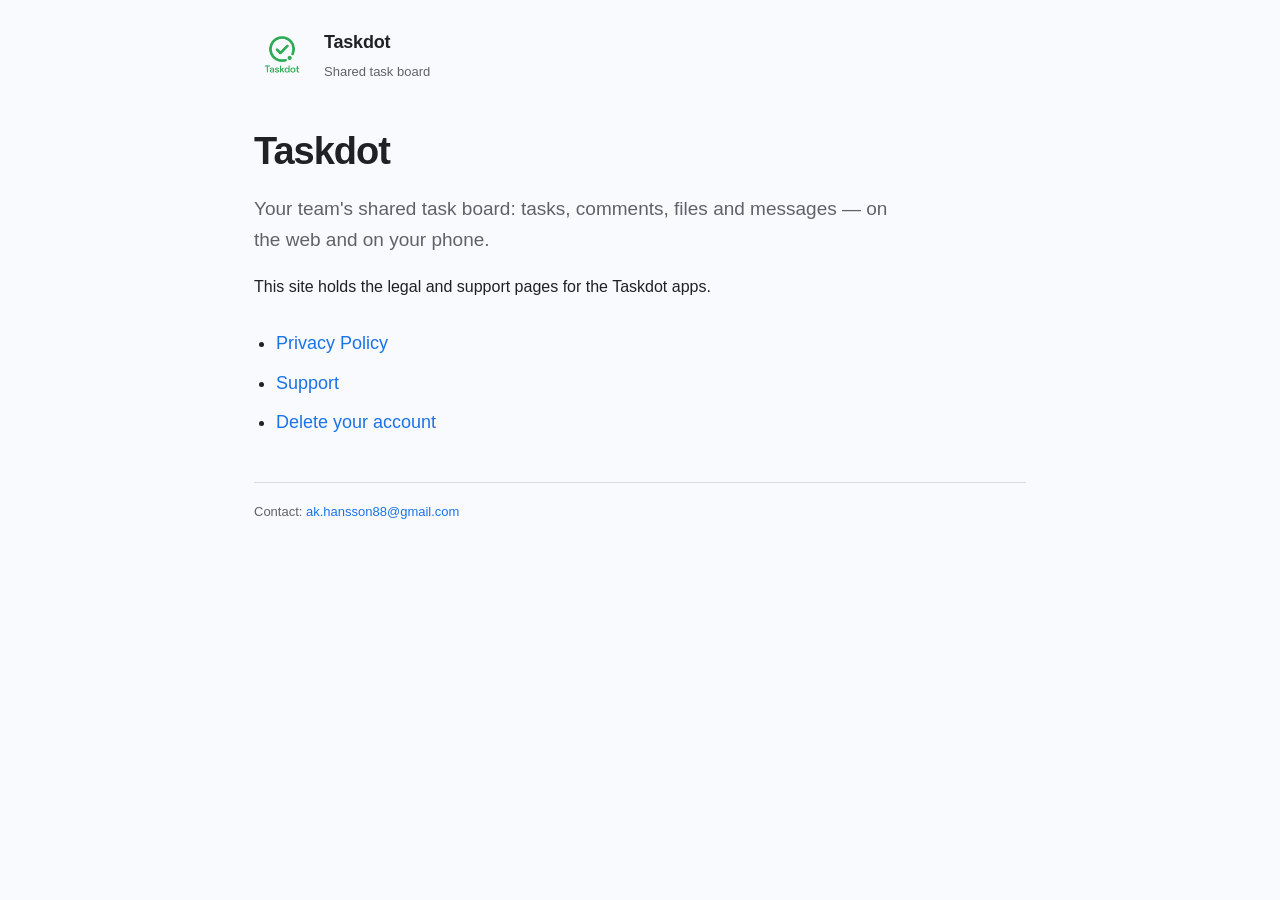
<file: index.html>
<!doctype html>
<html lang="en">
<head>
<meta charset="utf-8">
<meta name="viewport" content="width=device-width, initial-scale=1">
<title>Taskdot — Shared task board</title>
<link rel="stylesheet" href="styles.css">
</head>
<body>
<header>
  <img src="logo.png" alt="Taskdot" width="56" height="56">
  <div><strong>Taskdot</strong><span>Shared task board</span></div>
</header>
<main>
<h1>Taskdot</h1>
<p class="lead">Your team's shared task board: tasks, comments, files and messages — on the web and on your phone.</p>
<p>This site holds the legal and support pages for the Taskdot apps.</p>
<ul class="links">
<li><a href="privacy.html">Privacy Policy</a></li>
<li><a href="support.html">Support</a></li>
<li><a href="delete-account.html">Delete your account</a></li>
</ul>
<p class="footer">Contact: <a href="mailto:ak.hansson88@gmail.com">ak.hansson88@gmail.com</a></p>
</main>
</body>
</html>
</file>
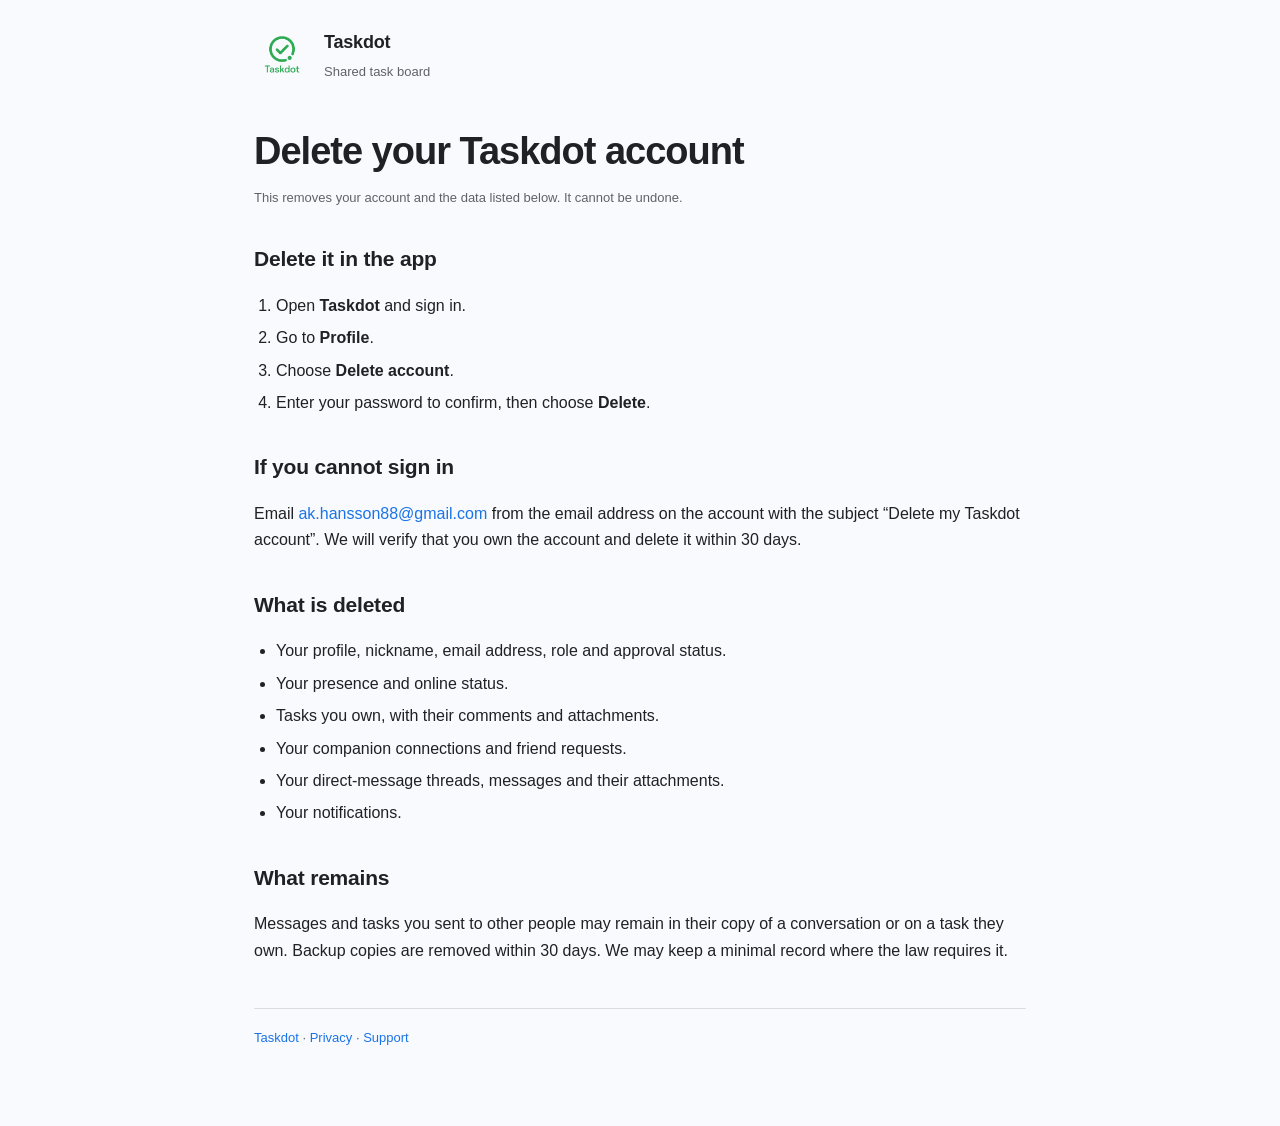
<file: delete-account.html>
<!doctype html>
<html lang="en">
<head>
<meta charset="utf-8">
<meta name="viewport" content="width=device-width, initial-scale=1">
<title>Taskdot — Delete your account</title>
<link rel="stylesheet" href="styles.css">
</head>
<body>
<header>
  <img src="logo.png" alt="Taskdot" width="56" height="56">
  <div><strong>Taskdot</strong><span>Shared task board</span></div>
</header>
<main>
<h1>Delete your Taskdot account</h1>
<p class="meta">This removes your account and the data listed below. It cannot be undone.</p>

<h2>Delete it in the app</h2>
<ol>
<li>Open <strong>Taskdot</strong> and sign in.</li>
<li>Go to <strong>Profile</strong>.</li>
<li>Choose <strong>Delete account</strong>.</li>
<li>Enter your password to confirm, then choose <strong>Delete</strong>.</li>
</ol>

<h2>If you cannot sign in</h2>
<p>Email <a href="mailto:ak.hansson88@gmail.com?subject=Delete%20my%20Taskdot%20account">ak.hansson88@gmail.com</a> from the email address on the account with the subject “Delete my Taskdot account”. We will verify that you own the account and delete it within 30 days.</p>

<h2>What is deleted</h2>
<ul>
<li>Your profile, nickname, email address, role and approval status.</li>
<li>Your presence and online status.</li>
<li>Tasks you own, with their comments and attachments.</li>
<li>Your companion connections and friend requests.</li>
<li>Your direct-message threads, messages and their attachments.</li>
<li>Your notifications.</li>
</ul>

<h2>What remains</h2>
<p>Messages and tasks you sent to other people may remain in their copy of a conversation or on a task they own. Backup copies are removed within 30 days. We may keep a minimal record where the law requires it.</p>

<p class="footer"><a href="index.html">Taskdot</a> · <a href="privacy.html">Privacy</a> · <a href="support.html">Support</a></p>
</main>
</body>
</html>
</file>
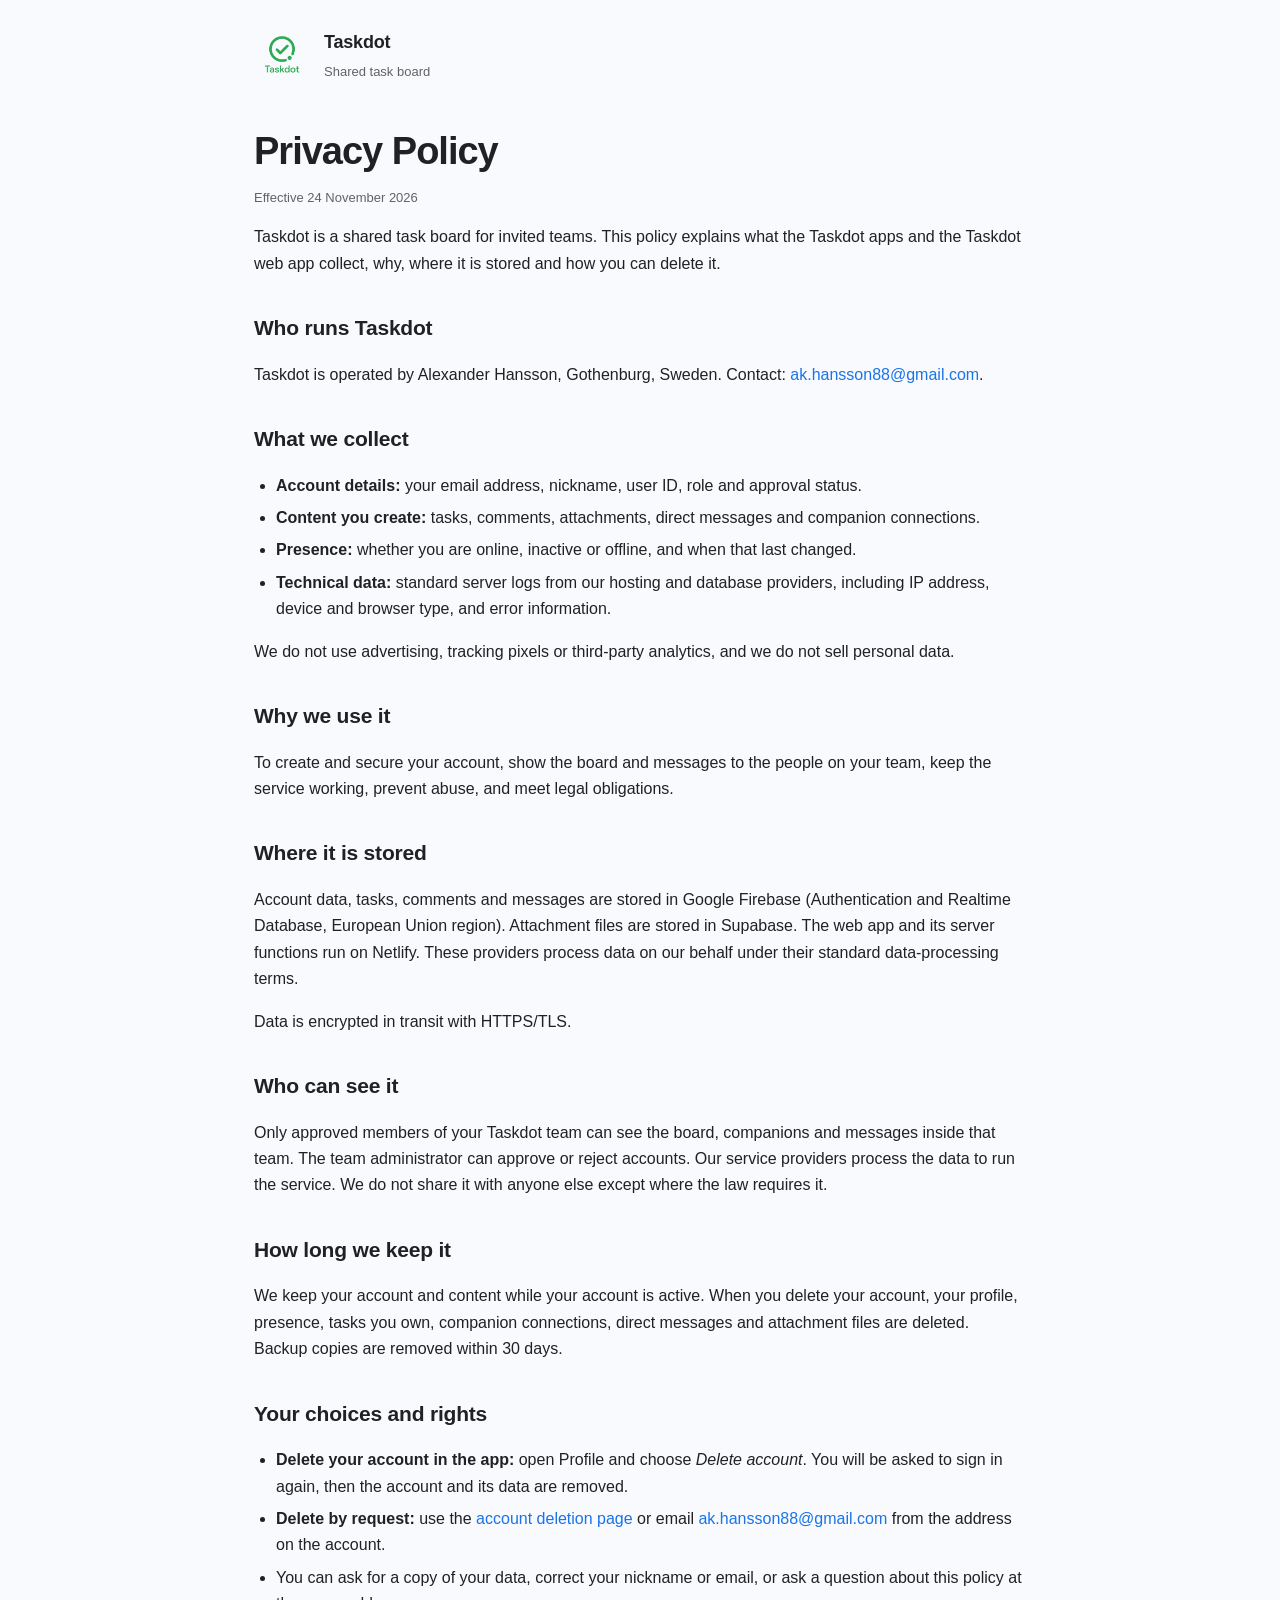
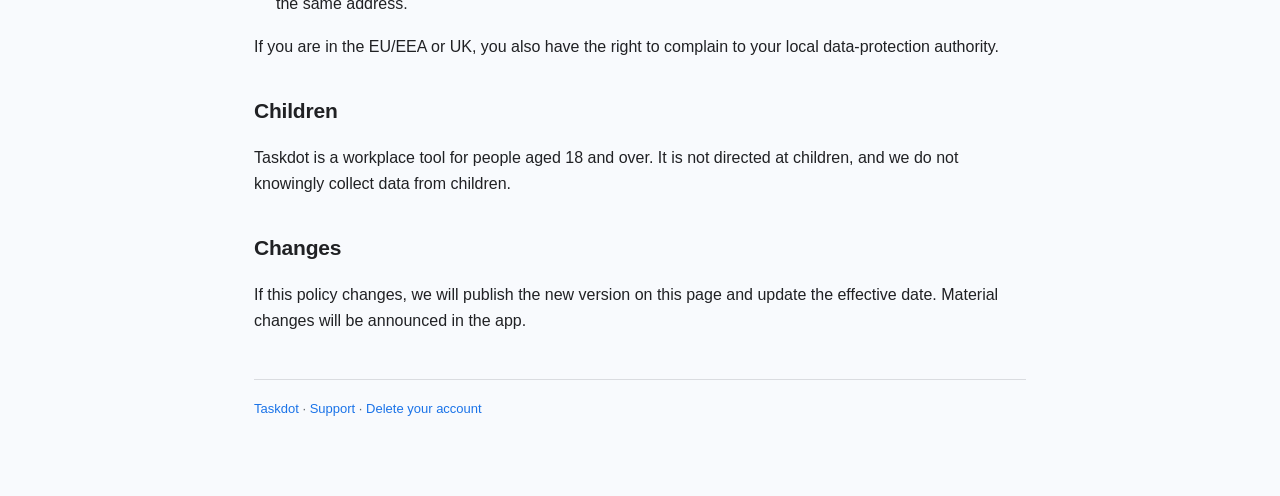
<file: privacy.html>
<!doctype html>
<html lang="en">
<head>
<meta charset="utf-8">
<meta name="viewport" content="width=device-width, initial-scale=1">
<title>Taskdot — Privacy Policy</title>
<link rel="stylesheet" href="styles.css">
</head>
<body>
<header>
  <img src="logo.png" alt="Taskdot" width="56" height="56">
  <div><strong>Taskdot</strong><span>Shared task board</span></div>
</header>
<main>
<h1>Privacy Policy</h1>
<p class="meta">Effective 24 November 2026</p>

<p>Taskdot is a shared task board for invited teams. This policy explains what the Taskdot apps and the Taskdot web app collect, why, where it is stored and how you can delete it.</p>

<h2>Who runs Taskdot</h2>
<p>Taskdot is operated by Alexander Hansson, Gothenburg, Sweden. Contact: <a href="mailto:ak.hansson88@gmail.com">ak.hansson88@gmail.com</a>.</p>

<h2>What we collect</h2>
<ul>
<li><strong>Account details:</strong> your email address, nickname, user ID, role and approval status.</li>
<li><strong>Content you create:</strong> tasks, comments, attachments, direct messages and companion connections.</li>
<li><strong>Presence:</strong> whether you are online, inactive or offline, and when that last changed.</li>
<li><strong>Technical data:</strong> standard server logs from our hosting and database providers, including IP address, device and browser type, and error information.</li>
</ul>
<p>We do not use advertising, tracking pixels or third-party analytics, and we do not sell personal data.</p>

<h2>Why we use it</h2>
<p>To create and secure your account, show the board and messages to the people on your team, keep the service working, prevent abuse, and meet legal obligations.</p>

<h2>Where it is stored</h2>
<p>Account data, tasks, comments and messages are stored in Google Firebase (Authentication and Realtime Database, European Union region). Attachment files are stored in Supabase. The web app and its server functions run on Netlify. These providers process data on our behalf under their standard data-processing terms.</p>
<p>Data is encrypted in transit with HTTPS/TLS.</p>

<h2>Who can see it</h2>
<p>Only approved members of your Taskdot team can see the board, companions and messages inside that team. The team administrator can approve or reject accounts. Our service providers process the data to run the service. We do not share it with anyone else except where the law requires it.</p>

<h2>How long we keep it</h2>
<p>We keep your account and content while your account is active. When you delete your account, your profile, presence, tasks you own, companion connections, direct messages and attachment files are deleted. Backup copies are removed within 30 days.</p>

<h2>Your choices and rights</h2>
<ul>
<li><strong>Delete your account in the app:</strong> open Profile and choose <em>Delete account</em>. You will be asked to sign in again, then the account and its data are removed.</li>
<li><strong>Delete by request:</strong> use the <a href="delete-account.html">account deletion page</a> or email <a href="mailto:ak.hansson88@gmail.com">ak.hansson88@gmail.com</a> from the address on the account.</li>
<li>You can ask for a copy of your data, correct your nickname or email, or ask a question about this policy at the same address.</li>
</ul>
<p>If you are in the EU/EEA or UK, you also have the right to complain to your local data-protection authority.</p>

<h2>Children</h2>
<p>Taskdot is a workplace tool for people aged 18 and over. It is not directed at children, and we do not knowingly collect data from children.</p>

<h2>Changes</h2>
<p>If this policy changes, we will publish the new version on this page and update the effective date. Material changes will be announced in the app.</p>

<p class="footer"><a href="index.html">Taskdot</a> · <a href="support.html">Support</a> · <a href="delete-account.html">Delete your account</a></p>
</main>
</body>
</html>
</file>
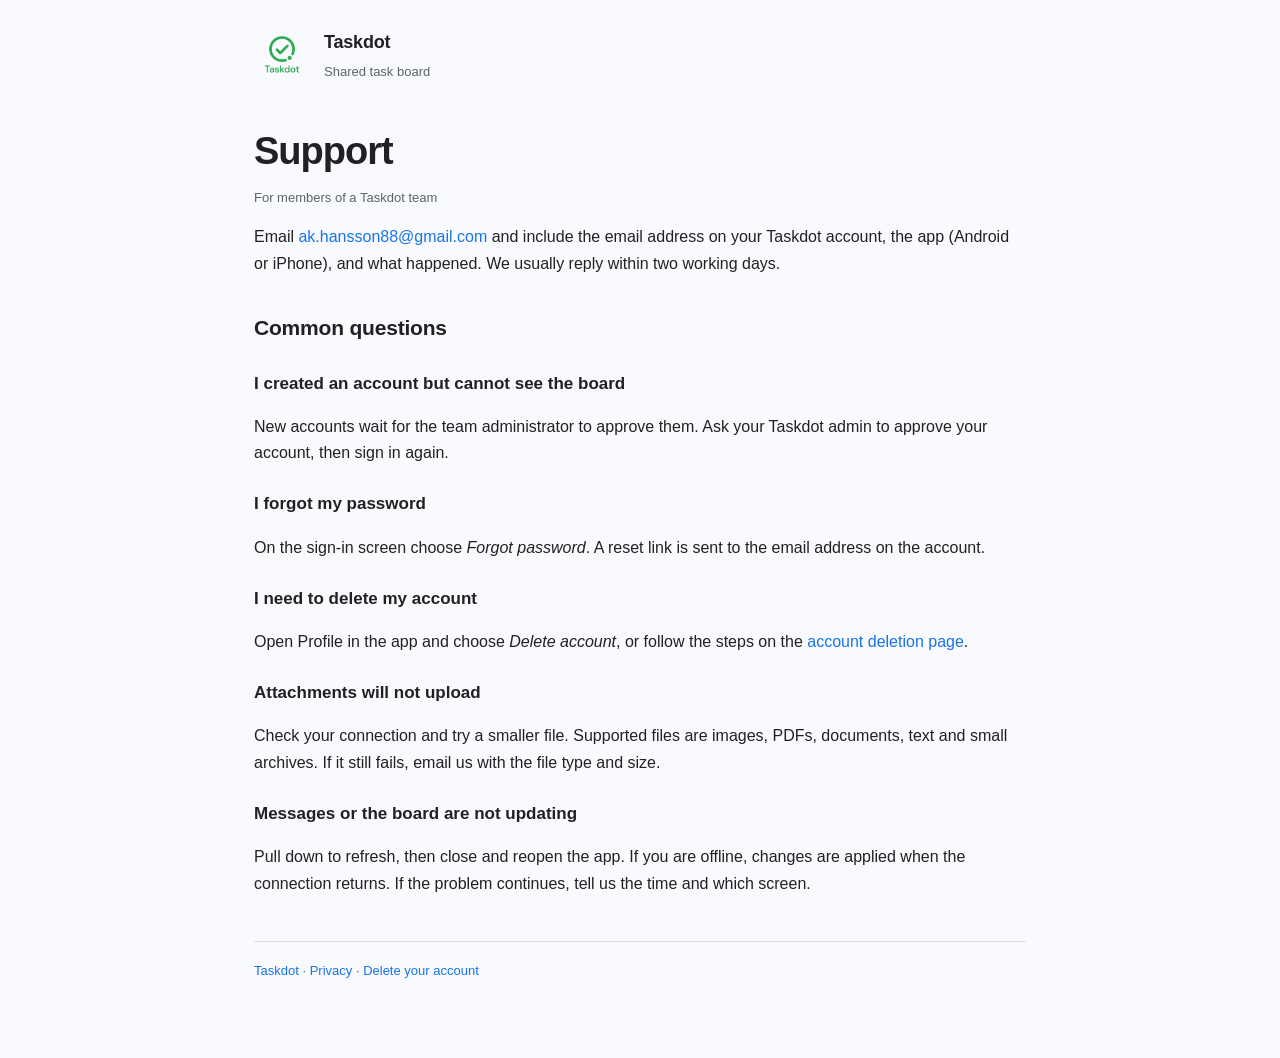
<file: support.html>
<!doctype html>
<html lang="en">
<head>
<meta charset="utf-8">
<meta name="viewport" content="width=device-width, initial-scale=1">
<title>Taskdot — Support</title>
<link rel="stylesheet" href="styles.css">
</head>
<body>
<header>
  <img src="logo.png" alt="Taskdot" width="56" height="56">
  <div><strong>Taskdot</strong><span>Shared task board</span></div>
</header>
<main>
<h1>Support</h1>
<p class="meta">For members of a Taskdot team</p>

<p>Email <a href="mailto:ak.hansson88@gmail.com">ak.hansson88@gmail.com</a> and include the email address on your Taskdot account, the app (Android or iPhone), and what happened. We usually reply within two working days.</p>

<h2>Common questions</h2>

<h3>I created an account but cannot see the board</h3>
<p>New accounts wait for the team administrator to approve them. Ask your Taskdot admin to approve your account, then sign in again.</p>

<h3>I forgot my password</h3>
<p>On the sign-in screen choose <em>Forgot password</em>. A reset link is sent to the email address on the account.</p>

<h3>I need to delete my account</h3>
<p>Open Profile in the app and choose <em>Delete account</em>, or follow the steps on the <a href="delete-account.html">account deletion page</a>.</p>

<h3>Attachments will not upload</h3>
<p>Check your connection and try a smaller file. Supported files are images, PDFs, documents, text and small archives. If it still fails, email us with the file type and size.</p>

<h3>Messages or the board are not updating</h3>
<p>Pull down to refresh, then close and reopen the app. If you are offline, changes are applied when the connection returns. If the problem continues, tell us the time and which screen.</p>

<p class="footer"><a href="index.html">Taskdot</a> · <a href="privacy.html">Privacy</a> · <a href="delete-account.html">Delete your account</a></p>
</main>
</body>
</html>
</file>
<file: styles.css>
:root {
  color-scheme: light;
  --page: #f8fafd;
  --surface: #ffffff;
  --ink: #202124;
  --muted: #5f6368;
  --line: #dadce0;
  --blue: #1a73e8;
  --green: #188038;
}
* { box-sizing: border-box; }
body {
  margin: 0;
  background: var(--page);
  color: var(--ink);
  font-family: Inter, -apple-system, "Segoe UI", Roboto, Arial, sans-serif;
  line-height: 1.65;
  font-size: 16px;
}
header {
  display: flex;
  align-items: center;
  gap: 14px;
  max-width: 820px;
  margin: 0 auto;
  padding: 28px 24px 8px;
}
header img { border-radius: 12px; }
header strong { display: block; font-size: 18px; letter-spacing: -0.2px; }
header span { color: var(--muted); font-size: 13px; }
main {
  max-width: 820px;
  margin: 0 auto;
  padding: 18px 24px 64px;
}
h1 {
  font-size: 38px;
  line-height: 1.15;
  letter-spacing: -1px;
  margin: 20px 0 6px;
}
h2 {
  font-size: 21px;
  margin: 34px 0 8px;
  letter-spacing: -0.2px;
}
h3 { font-size: 17px; margin: 24px 0 4px; }
p, li { color: var(--ink); }
.meta, .footer { color: var(--muted); font-size: 13px; }
.lead { font-size: 19px; color: var(--muted); max-width: 640px; }
a { color: var(--blue); text-decoration: none; }
a:hover { text-decoration: underline; }
ul, ol { padding-left: 22px; }
li { margin: 6px 0; }
.links { margin-top: 28px; font-size: 18px; }
.links li { margin: 10px 0; }
.footer {
  margin-top: 44px;
  padding-top: 18px;
  border-top: 1px solid var(--line);
}
@media (max-width: 520px) {
  h1 { font-size: 31px; }
  header { padding-top: 20px; }
}
</file>
